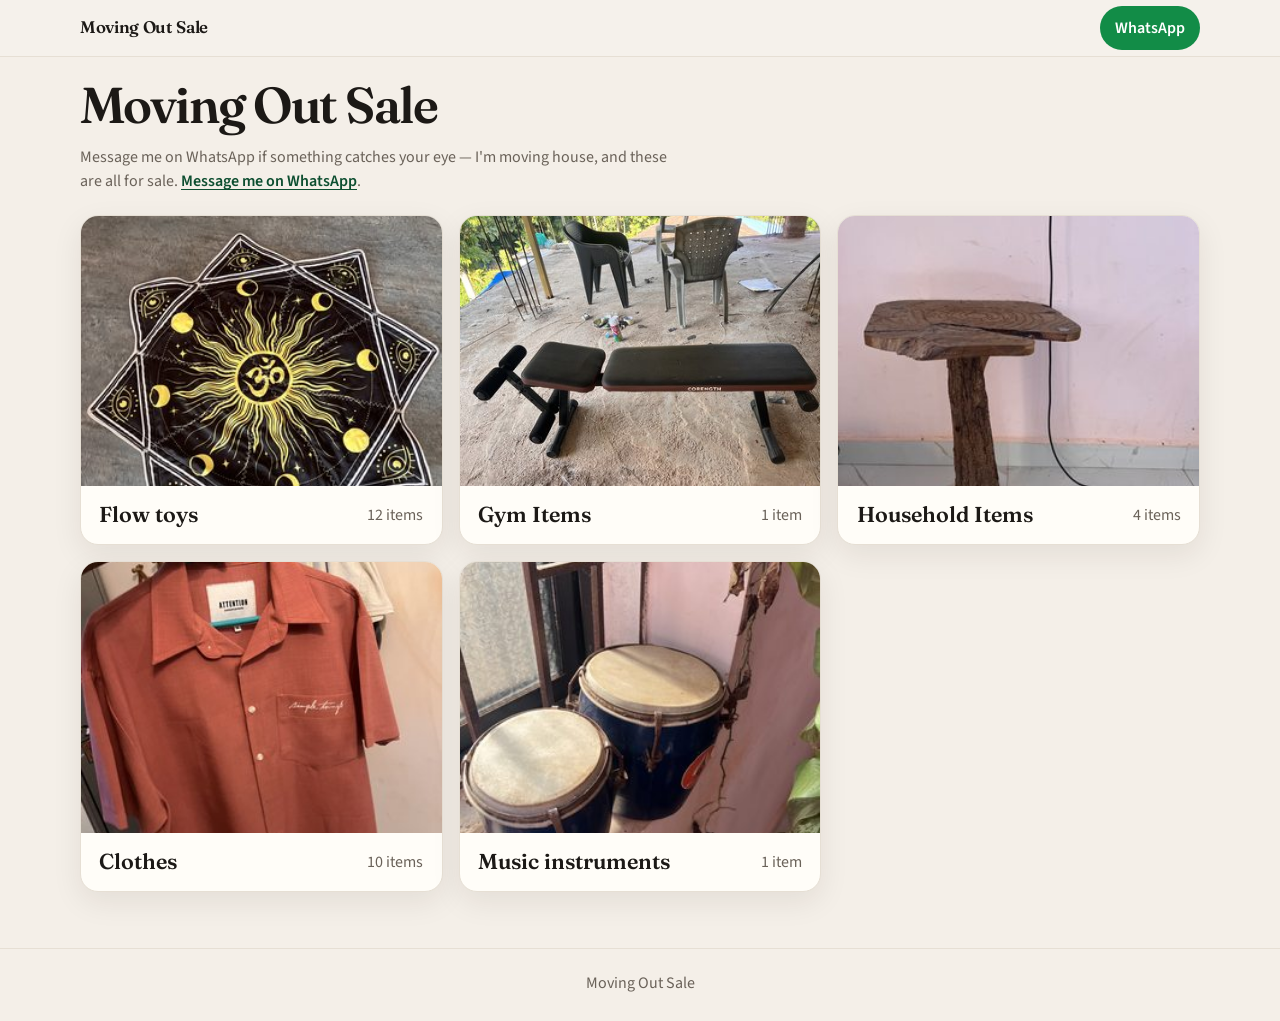
<file: index.html>
<!DOCTYPE html>
<html lang="en">
<head>
  <meta charset="utf-8">
  <meta name="viewport" content="width=device-width, initial-scale=1, viewport-fit=cover">
  <meta name="theme-color" content="#f4efe8">
  <meta name="description" content="Moving Out Sale — flow toys, gym gear, household items and more. Message on WhatsApp to buy.">
  <meta property="og:title" content="Moving Out Sale">
  <meta property="og:description" content="Flow toys, gym gear, household items and more. Message on WhatsApp to buy.">
  <meta property="og:type" content="website">
  <meta property="og:image" content="images/thumbs/flow-toys/cover/cover.jpg">
  <meta name="twitter:card" content="summary_large_image">
  <meta name="twitter:title" content="Moving Out Sale">
  <meta name="twitter:description" content="Flow toys, gym gear, household items and more. Message on WhatsApp to buy.">
  <title>Moving Out Sale</title>
  <link rel="preconnect" href="https://fonts.googleapis.com">
  <link rel="preconnect" href="https://fonts.gstatic.com" crossorigin>
  <link href="https://fonts.googleapis.com/css2?family=Fraunces:opsz,wght@9..144,500;9..144,600&family=Source+Sans+3:wght@400;500;600&display=swap" rel="stylesheet">
  <link rel="stylesheet" href="styles.css">
  <link rel="icon" href="data:image/svg+xml,<svg xmlns='http://www.w3.org/2000/svg' viewBox='0 0 100 100'><text y='.9em' font-size='90'>✦</text></svg>">
</head>
<body>
  <a class="skip" href="#app">Skip to content</a>
  <header class="site-header">
    <div class="header-inner">
      <a class="back-link" id="back-link" hidden href="#/">
        <span class="back-arrow" aria-hidden="true">←</span>
        <span id="back-label">Back</span>
      </a>
      <a class="brand" href="#/" id="brand-link">Moving Out Sale</a>
      <a class="header-wa" id="header-wa" target="_blank" rel="noopener noreferrer">WhatsApp</a>
    </div>
  </header>
  <main id="app" class="app" tabindex="-1">
    <p class="loading">Loading the sale…</p>
  </main>
  <footer class="site-footer">
    <p>Moving Out Sale</p>
  </footer>
  <script src="app.js" defer></script>
</body>
</html>
</file>
<file: styles.css>
:root {
  --bg: #f4efe8;
  --paper: #fffdf8;
  --ink: #1c1916;
  --muted: #6a6259;
  --line: #e6dfd4;
  --accent: #146c43;
  --accent-ink: #0d4e30;
  --whatsapp: #128c47;
  --whatsapp-ink: #fff;
  --shadow: 0 10px 30px rgba(40, 28, 16, 0.08);
  --radius: 18px;
  --header-h: 3.5rem;
  --page-pad: 1rem;
  --wa-bar-h: 4.75rem;
  --font-sans: "Source Sans 3", "Segoe UI", sans-serif;
  --font-serif: "Fraunces", "Times New Roman", serif;
  --safe-top: env(safe-area-inset-top, 0px);
  --safe-bottom: env(safe-area-inset-bottom, 0px);
  --safe-left: env(safe-area-inset-left, 0px);
  --safe-right: env(safe-area-inset-right, 0px);
}

*, *::before, *::after { box-sizing: border-box; }

html {
  scroll-behavior: smooth;
  overflow-x: clip;
  max-width: 100%;
  -webkit-text-size-adjust: 100%;
  text-size-adjust: 100%;
}

body {
  margin: 0;
  min-height: 100vh;
  min-height: 100dvh;
  max-width: 100%;
  overflow-x: clip;
  background: var(--bg);
  color: var(--ink);
  font-family: var(--font-sans);
  font-size: 16px;
  line-height: 1.5;
  -webkit-font-smoothing: antialiased;
}

img {
  max-width: 100%;
  height: auto;
  display: block;
}

a { color: var(--accent-ink); }
button { font: inherit; }

.skip {
  position: absolute;
  left: 1rem;
  top: -4rem;
  background: var(--ink);
  color: #fff;
  padding: 0.5rem 0.8rem;
  z-index: 30;
}
.skip:focus { top: calc(var(--safe-top) + 0.6rem); }

.site-header {
  position: sticky;
  top: 0;
  z-index: 20;
  background: color-mix(in srgb, var(--bg) 88%, white);
  backdrop-filter: blur(12px);
  -webkit-backdrop-filter: blur(12px);
  border-bottom: 1px solid var(--line);
  padding-top: var(--safe-top);
  padding-left: var(--safe-left);
  padding-right: var(--safe-right);
}
.header-inner {
  max-width: 72rem;
  margin: 0 auto;
  min-height: var(--header-h);
  padding: 0.35rem var(--page-pad);
  display: flex;
  align-items: center;
  justify-content: space-between;
  gap: 0.6rem;
}
.brand {
  font-family: var(--font-serif);
  font-weight: 600;
  font-size: 1.05rem;
  letter-spacing: -0.02em;
  color: var(--ink);
  text-decoration: none;
  min-height: 44px;
  display: inline-flex;
  align-items: center;
  flex: 1 1 auto;
  min-width: 0;
}
.back-link {
  display: none;
  align-items: center;
  gap: 0.35rem;
  min-height: 44px;
  min-width: 44px;
  padding: 0.4rem 0.55rem 0.4rem 0;
  margin-left: -0.15rem;
  color: var(--ink);
  text-decoration: none;
  font-weight: 600;
  font-size: 16px;
  flex: 1 1 auto;
  min-width: 0;
}
.back-link:not([hidden]) { display: inline-flex; }
body:not([data-page="home"]) .brand { display: none; }
.back-arrow { font-size: 1.15rem; line-height: 1; }
#back-label {
  overflow: hidden;
  text-overflow: ellipsis;
  white-space: nowrap;
}
.header-wa {
  flex: 0 0 auto;
  font-size: 16px;
  font-weight: 600;
  color: var(--whatsapp-ink);
  background: var(--whatsapp);
  text-decoration: none;
  padding: 0.5rem 0.95rem;
  min-height: 44px;
  display: inline-flex;
  align-items: center;
  border-radius: 999px;
}
.header-wa:hover { filter: brightness(1.06); }
body[data-page="item"] .header-wa { display: none; }

.app {
  max-width: 72rem;
  margin: 0 auto;
  padding: 1.15rem var(--page-pad) 3.5rem;
  padding-left: calc(var(--page-pad) + var(--safe-left));
  padding-right: calc(var(--page-pad) + var(--safe-right));
  outline: none;
  min-width: 0;
}
body[data-page="item"] .app {
  padding-left: 0;
  padding-right: 0;
  padding-bottom: calc(var(--wa-bar-h) + var(--safe-bottom) + 1rem);
}

.loading, .error {
  color: var(--muted);
  text-align: center;
  padding: 3rem 1rem;
}

.hero {
  margin: 0.15rem 0 1.35rem;
  max-width: 38rem;
}
.hero h1 {
  font-family: var(--font-serif);
  font-weight: 600;
  font-size: clamp(1.85rem, 8vw, 3.15rem);
  letter-spacing: -0.03em;
  line-height: 1.1;
  margin: 0 0 0.75rem;
}
.wa-note {
  margin: 0;
  color: var(--muted);
  font-size: 16px;
}
.wa-note a {
  font-weight: 600;
  color: var(--accent-ink);
  text-decoration: underline;
  text-underline-offset: 3px;
}

.category-grid {
  display: grid;
  gap: 1rem;
  grid-template-columns: 1fr;
}
@media (min-width: 720px) {
  .category-grid { grid-template-columns: repeat(auto-fill, minmax(20rem, 1fr)); }
}
.category-tile {
  display: block;
  text-decoration: none;
  color: inherit;
  background: var(--paper);
  border-radius: var(--radius);
  overflow: hidden;
  box-shadow: var(--shadow);
  border: 1px solid var(--line);
  width: 100%;
  -webkit-tap-highlight-color: transparent;
}
@media (hover: hover) {
  .category-tile:hover { transform: translateY(-2px); box-shadow: 0 16px 36px rgba(40, 28, 16, 0.12); }
}
.category-tile img {
  width: 100%;
  aspect-ratio: 4 / 3;
  object-fit: cover;
  background: #ddd6cc;
}
.category-meta {
  padding: 1rem 1.15rem;
  min-height: 56px;
  display: flex;
  align-items: center;
  justify-content: space-between;
  gap: 0.75rem;
}
.category-meta h2 {
  font-family: var(--font-serif);
  font-size: 1.35rem;
  font-weight: 600;
  margin: 0;
  line-height: 1.2;
}
.count {
  color: var(--muted);
  font-size: 16px;
  white-space: nowrap;
}

.section-head {
  display: flex;
  align-items: baseline;
  justify-content: space-between;
  gap: 1rem;
  margin: 0 0 1rem;
}
.section-head h1 {
  font-family: var(--font-serif);
  font-size: clamp(1.55rem, 6vw, 2.3rem);
  margin: 0;
  letter-spacing: -0.03em;
  line-height: 1.15;
  min-width: 0;
}

.item-grid {
  display: grid;
  gap: 0.75rem;
  grid-template-columns: repeat(2, minmax(0, 1fr));
}
@media (min-width: 600px) {
  .item-grid { grid-template-columns: repeat(3, minmax(0, 1fr)); gap: 1rem; }
}
@media (min-width: 960px) {
  .item-grid { grid-template-columns: repeat(4, minmax(0, 1fr)); gap: 1.15rem; }
}
.item-card {
  display: flex;
  flex-direction: column;
  text-decoration: none;
  color: inherit;
  background: var(--paper);
  border-radius: 14px;
  overflow: hidden;
  border: 1px solid var(--line);
  box-shadow: 0 6px 18px rgba(40, 28, 16, 0.05);
  min-width: 0;
  -webkit-tap-highlight-color: transparent;
}
@media (hover: hover) {
  .item-card:hover { transform: translateY(-2px); }
}
.item-card .thumb-wrap {
  position: relative;
  width: 100%;
}
.item-card img {
  width: 100%;
  aspect-ratio: 1 / 1;
  object-fit: cover;
  background: #ddd6cc;
}
.item-card.sold {
  color: #4d4843;
}
.item-card.sold img,
.item-page.sold .gallery img {
  filter: grayscale(0.4) brightness(0.9);
  opacity: 0.8;
}
.sold-badge {
  display: inline-flex;
  align-items: center;
  justify-content: center;
  background: #2b2723;
  color: #fff;
  font-weight: 700;
  font-size: 14px;
  letter-spacing: 0.06em;
  text-transform: uppercase;
  padding: 0.28rem 0.6rem;
  border-radius: 999px;
  line-height: 1.2;
}
.thumb-wrap .sold-badge,
.gallery > .sold-badge {
  position: absolute;
  top: 0.55rem;
  left: 0.55rem;
  z-index: 3;
}
.item-card.sold .price,
.item-page.sold .lead-price {
  color: var(--muted);
}
.item-card .cap {
  padding: 0.65rem 0.7rem 0.85rem;
  display: flex;
  flex-direction: column;
  gap: 0.15rem;
  flex: 1;
}
.item-card h2 {
  font-size: 16px;
  font-weight: 600;
  margin: 0;
  line-height: 1.3;
  overflow-wrap: anywhere;
}
.price {
  color: var(--accent-ink);
  font-weight: 600;
  margin: 0;
  font-size: 16px;
}

.item-page {
  display: grid;
  gap: 1.15rem;
  min-width: 0;
}
@media (min-width: 880px) {
  body[data-page="item"] .app {
    padding-left: calc(var(--page-pad) + var(--safe-left));
    padding-right: calc(var(--page-pad) + var(--safe-right));
  }
  .item-page {
    grid-template-columns: minmax(0, 1.15fr) minmax(16rem, 0.85fr);
    gap: 2.2rem;
    align-items: start;
  }
}

.gallery {
  background: #1c1916;
  position: relative;
  user-select: none;
  width: 100%;
  max-width: 100%;
  min-width: 0;
}
@media (max-width: 879px) {
  .gallery { border-radius: 0; }
}
@media (min-width: 880px) {
  .gallery {
    border-radius: var(--radius);
    overflow: hidden;
    box-shadow: var(--shadow);
  }
}
.gallery-track {
  display: flex;
  overflow-x: auto;
  overflow-y: hidden;
  scroll-snap-type: x mandatory;
  scroll-behavior: smooth;
  -webkit-overflow-scrolling: touch;
  overscroll-behavior-x: contain;
  scrollbar-width: none;
  touch-action: pan-x pan-y;
}
.gallery-track::-webkit-scrollbar { display: none; }
.gallery-slide {
  flex: 0 0 100%;
  width: 100%;
  max-width: 100%;
  scroll-snap-align: start;
  scroll-snap-stop: always;
  height: min(100vw, calc(100dvh - var(--header-h) - var(--safe-top) - var(--wa-bar-h) - var(--safe-bottom) - 8.75rem));
  background: #1c1916;
  display: grid;
  place-items: center;
}
.gallery-slide img {
  width: 100%;
  height: 100%;
  object-fit: contain;
  pointer-events: none;
}
.dots {
  position: absolute;
  left: 0;
  right: 0;
  bottom: 0.45rem;
  display: flex;
  justify-content: center;
  align-items: center;
  gap: 0.15rem;
  padding: 0;
  background: transparent;
  z-index: 2;
}
.dots[hidden] { display: none; }
.dot {
  width: 28px;
  height: 28px;
  padding: 0;
  border: 0;
  border-radius: 999px;
  background: transparent;
  cursor: pointer;
  position: relative;
}
.dot::after {
  content: "";
  width: 8px;
  height: 8px;
  border-radius: 999px;
  background: rgba(255, 255, 255, 0.55);
  box-shadow: 0 0 0 1px rgba(0, 0, 0, 0.25);
  display: block;
  margin: 0 auto;
}
.dot[aria-current="true"]::after { background: #fff; }

.item-copy {
  padding: 0 var(--page-pad);
  padding-left: calc(var(--page-pad) + var(--safe-left));
  padding-right: calc(var(--page-pad) + var(--safe-right));
  min-width: 0;
}
@media (min-width: 880px) {
  .item-copy { padding: 0; }
}
.item-copy h1 {
  font-family: var(--font-serif);
  font-size: clamp(1.7rem, 6vw, 2.5rem);
  letter-spacing: -0.03em;
  margin: 0 0 0.4rem;
  line-height: 1.15;
  overflow-wrap: anywhere;
  display: flex;
  flex-wrap: wrap;
  align-items: center;
  gap: 0.5rem 0.6rem;
}
.item-copy h1 .sold-badge {
  font-family: var(--font-sans);
  letter-spacing: 0.06em;
  flex: 0 0 auto;
}
.item-copy .lead-price {
  font-size: 1.35rem;
  font-weight: 600;
  color: var(--accent-ink);
  margin: 0 0 1rem;
}
.facts {
  list-style: none;
  margin: 0 0 1.15rem;
  padding: 0;
  border-top: 1px solid var(--line);
}
.facts li {
  display: grid;
  grid-template-columns: 6.5rem minmax(0, 1fr);
  gap: 0.6rem;
  padding: 0.7rem 0;
  border-bottom: 1px solid var(--line);
}
.facts .k {
  color: var(--muted);
  font-size: 16px;
}
.facts .v { margin: 0; font-size: 16px; overflow-wrap: anywhere; }
.item-copy .desc {
  margin: 0 0 1.25rem;
  color: var(--ink);
  font-size: 16px;
}

.wa-bar {
  display: none;
}
body[data-page="item"] .wa-bar {
  display: block;
  position: fixed;
  left: 0;
  right: 0;
  bottom: 0;
  z-index: 20;
  padding: 0.7rem var(--page-pad) calc(0.7rem + var(--safe-bottom));
  padding-left: calc(var(--page-pad) + var(--safe-left));
  padding-right: calc(var(--page-pad) + var(--safe-right));
  background: color-mix(in srgb, var(--bg) 92%, white);
  backdrop-filter: blur(12px);
  -webkit-backdrop-filter: blur(12px);
  border-top: 1px solid var(--line);
}
.wa-btn {
  display: inline-flex;
  align-items: center;
  justify-content: center;
  gap: 0.55rem;
  width: 100%;
  background: var(--whatsapp);
  color: var(--whatsapp-ink);
  text-decoration: none;
  font-weight: 600;
  font-size: 16px;
  padding: 0.85rem 1.1rem;
  min-height: 48px;
  border-radius: 999px;
  box-shadow: 0 8px 20px rgba(18, 140, 71, 0.25);
}
.wa-btn:hover { filter: brightness(1.06); }
.wa-btn svg { width: 1.25rem; height: 1.25rem; fill: currentColor; flex: 0 0 auto; }
.sold-label {
  display: inline-flex;
  align-items: center;
  justify-content: center;
  width: 100%;
  background: #8a847c;
  color: #fff;
  font-weight: 700;
  font-size: 16px;
  letter-spacing: 0.08em;
  text-transform: uppercase;
  padding: 0.85rem 1.1rem;
  min-height: 48px;
  border-radius: 999px;
  cursor: default;
  user-select: none;
}

.not-found {
  text-align: center;
  padding: 3rem 1rem;
}
.not-found a { font-weight: 600; }

.site-footer {
  border-top: 1px solid var(--line);
  color: var(--muted);
  font-size: 16px;
  text-align: center;
  padding: 1.4rem var(--page-pad) calc(1.6rem + var(--safe-bottom));
}
.site-footer p { margin: 0; }
body[data-page="item"] .site-footer { display: none; }
</file>
